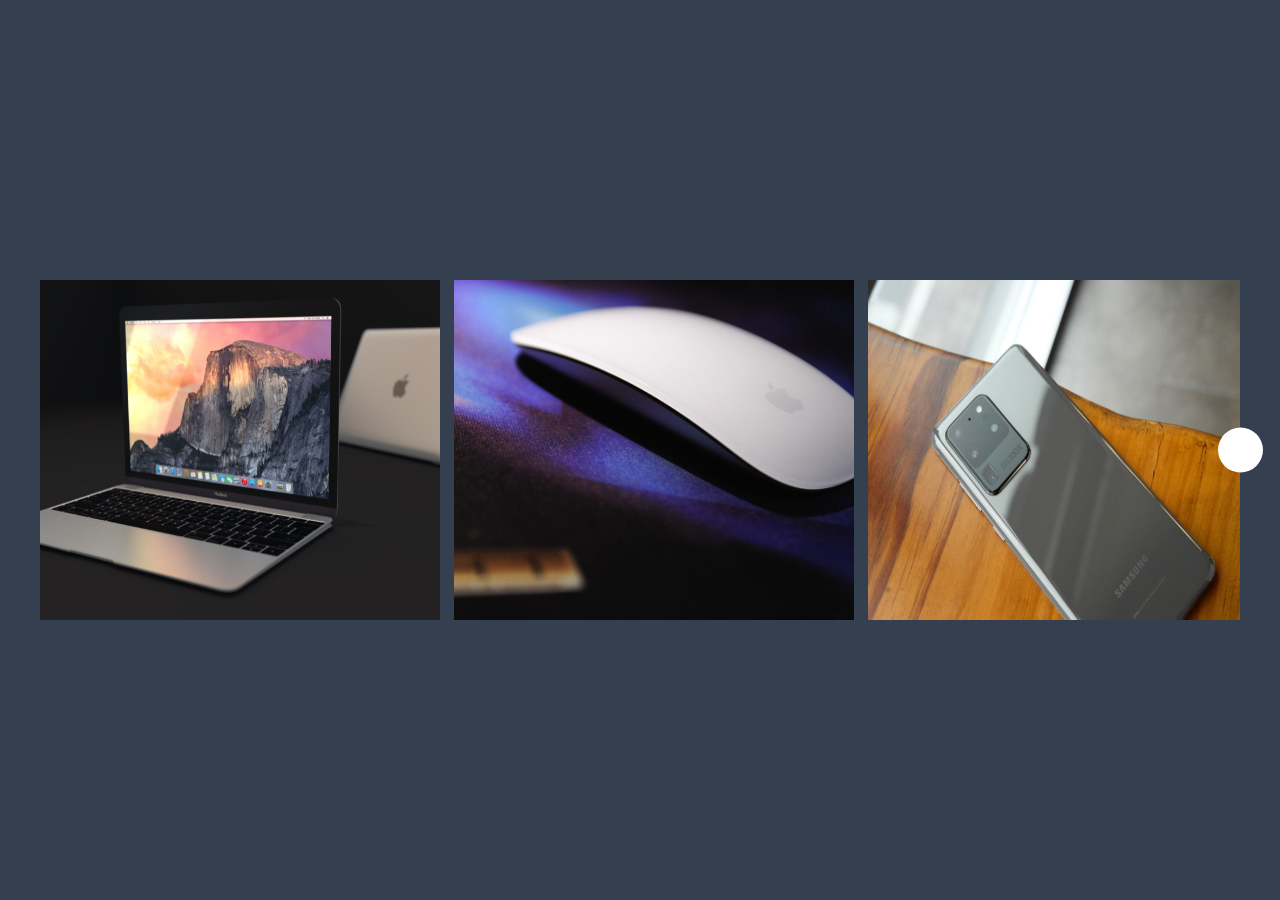
<file: MyProjects/MyWebProjects_nativeJS/CarouselJS/index.html>
<!DOCTYPE html>
<html lang="hu">

<head>
    <meta charset="UTF-8">
    <meta http-equiv="X-UA-Compatible" content="IE=edge">
    <meta name="viewport" content="width=device-width, initial-scale=1.0">
    <title>Image Carousel Native Javascript - Tóth Benjámin</title>
    <link rel="stylesheet" href="style.css">
    <link rel="stylesheet" href="https://cdnjs.cloudflare.com/ajax/libs/font-awesome/6.2.0/css/all.min.css"
        integrity="sha512-xh6O/CkQoPOWDdYTDqeRdPCVd1SpvCA9XXcUnZS2FmJNp1coAFzvtCN9BmamE+4aHK8yyUHUSCcJHgXloTyT2A=="
        crossorigin="anonymous" referrerpolicy="no-referrer" />
</head>

<body>
    <div class="wrapper">
        <i class="fa-solid fa-angle-left" id="left"></i>
        <div class="carousel">
            <img src="images/img-1.jpg" alt="img" draggable="false">
            <img src="images/img-2.jpg" alt="img" draggable="false">
            <img src="images/img-3.jpg" alt="img" draggable="false">
            <img src="images/img-4.jpg" alt="img" draggable="false">
            <img src="images/img-5.jpg" alt="img" draggable="false">
            <img src="images/img-6.jpg" alt="img" draggable="false">
        </div>
        <i class="fa-solid fa-angle-right" id="right"></i>
    </div>



    <script src="script.js" defer></script>
</body>

</html>
</file>
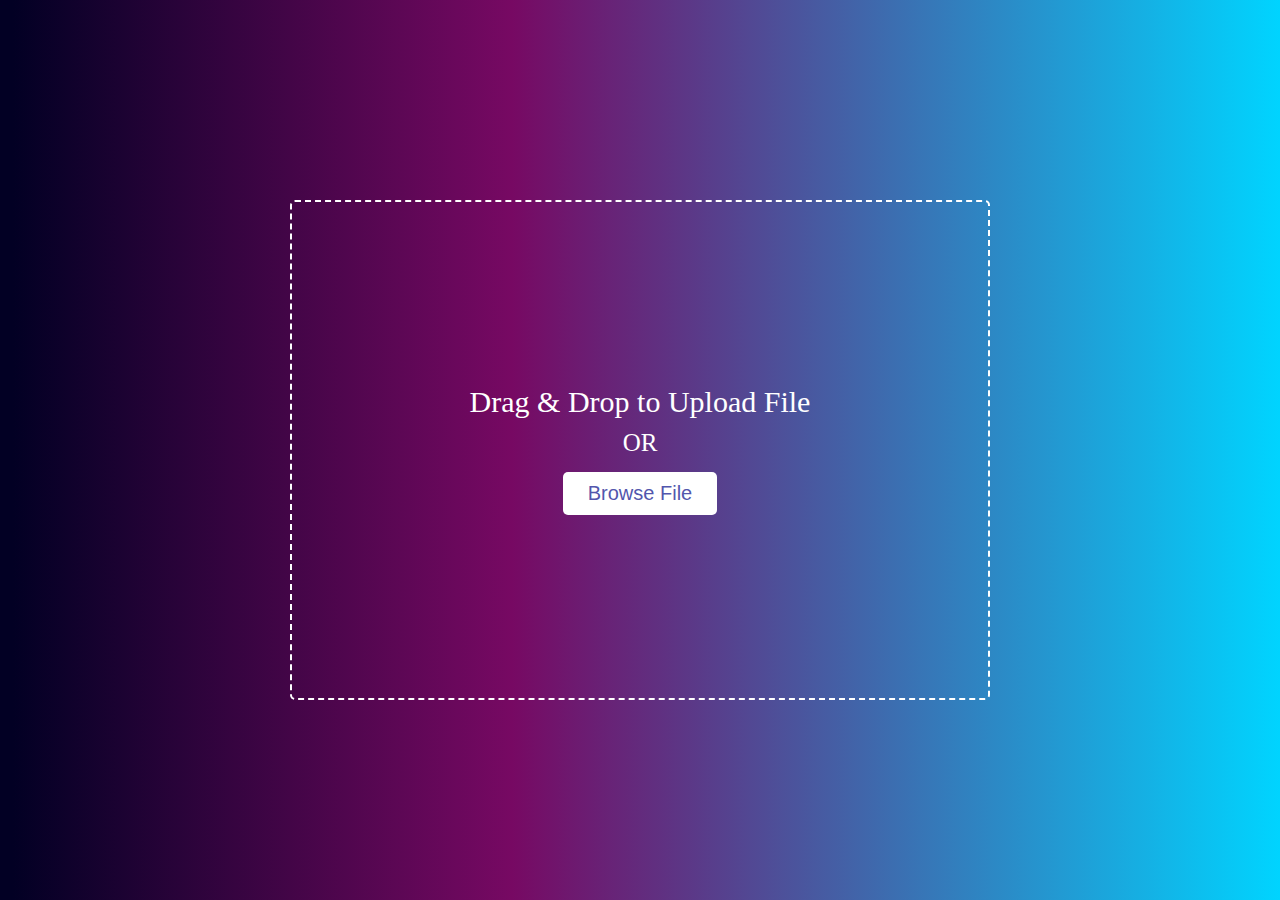
<file: MyProjects/MyWebProjects_nativeJS/Drag&DropImage/index.html>
<!DOCTYPE html>
<html lang="hu">

<head>
    <meta charset="UTF-8">
    <meta http-equiv="X-UA-Compatible" content="IE=edge">
    <meta name="viewport" content="width=device-width, initial-scale=1.0">
    <title>Drag and Drop - Tóth Benjámin</title>
    <link rel="stylesheet" href="style.css">
    <link rel="stylesheet" href="https://cdnjs.cloudflare.com/ajax/libs/font-awesome/6.2.0/css/all.min.css"
        integrity="sha512-xh6O/CkQoPOWDdYTDqeRdPCVd1SpvCA9XXcUnZS2FmJNp1coAFzvtCN9BmamE+4aHK8yyUHUSCcJHgXloTyT2A=="
        crossorigin="anonymous" referrerpolicy="no-referrer" />
</head>

<body>
    <div class="drag-area">
        <div class="icon">
            <i class="fas fa-cloud-upload-alt"></i>
        </div>
        <header>Drag & Drop to Upload File</header>
        <span>OR</span>
        <button>Browse File</button>
        <input type="file" hidden>
    </div>



    <script src="scripts.js"></script>
</body>

</html>
</file>
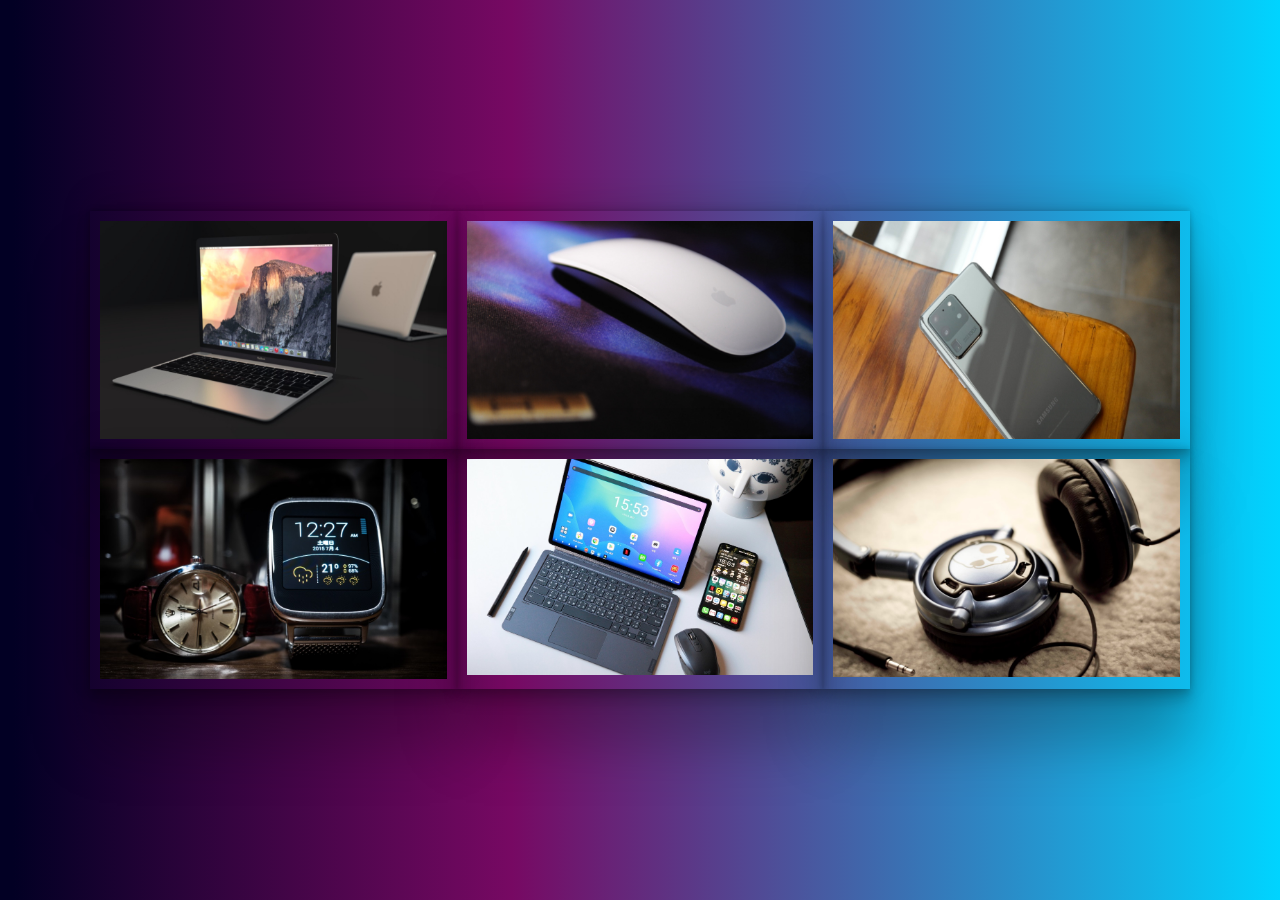
<file: MyProjects/MyWebProjects_nativeJS/ImageModal/index.html>
<!DOCTYPE html>
<html lang="hu">

<head>
    <meta charset="UTF-8">
    <meta http-equiv="X-UA-Compatible" content="IE=edge">
    <meta name="viewport" content="width=device-width, initial-scale=1.0">
    <title>Image Gallery Modal JS - Tóth Benjámin</title>
    <link rel="stylesheet" href="style.css">
    <link rel="stylesheet" href="https://cdnjs.cloudflare.com/ajax/libs/font-awesome/6.2.0/css/all.min.css"
        integrity="sha512-xh6O/CkQoPOWDdYTDqeRdPCVd1SpvCA9XXcUnZS2FmJNp1coAFzvtCN9BmamE+4aHK8yyUHUSCcJHgXloTyT2A=="
        crossorigin="anonymous" referrerpolicy="no-referrer" />
</head>

<body>
    <div class="wrapper">
        <div class="gallery">
            <div class="image"><span><img src="images/img-1.jpg" alt=""></span></div>
            <div class="image"><span><img src="images/img-2.jpg" alt=""></span></div>
            <div class="image"><span><img src="images/img-3.jpg" alt=""></span></div>
            <div class="image"><span><img src="images/img-4.jpg" alt=""></span></div>
            <div class="image"><span><img src="images/img-5.jpg" alt=""></span></div>
            <div class="image"><span><img src="images/img-6.jpg" alt=""></span></div>
        </div>
    </div>

    <div class="preview-box">
        <div class="details">
            <span class="title">
                Image <p class="current-img"></p>
                of <p class="total-img"></p>
            </span>
            <i class="fa-solid fa-square-xmark"></i>
        </div>
        <div class="img-box">
            <div class="slide prev">
                <i class="fa-sharp fa-solid fa-angle-left"></i>
            </div>
            <div class="slide next">
                <i class="fa-sharp fa-solid fa-angle-right"></i>
            </div>
            <img src="images/img-6.jpg" alt="">
        </div>
    </div>
    <div class="shadow"></div>


    <script src="scripts.js"></script>
</body>

</html>
</file>
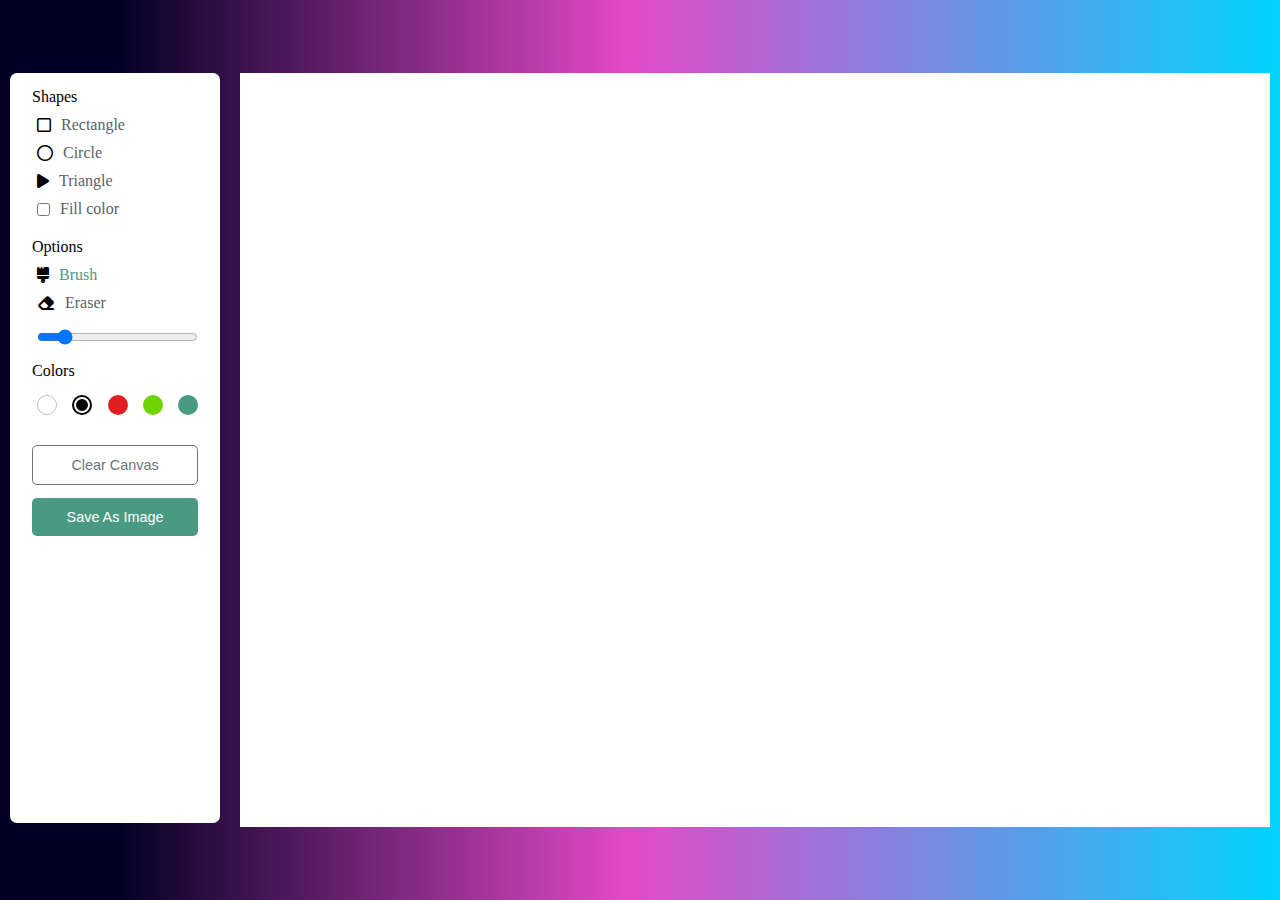
<file: MyProjects/MyWebProjects_nativeJS/Paint_App/index.html>
<!DOCTYPE html>
<html lang="hu">

<head>
    <meta charset="UTF-8">
    <meta http-equiv="X-UA-Compatible" content="IE=edge">
    <meta name="viewport" content="width=device-width, initial-scale=1.0">
    <title>Paint App - Tóth Benjámin</title>
    <link rel="stylesheet" href="style.css">
    <link rel="stylesheet" href="https://cdnjs.cloudflare.com/ajax/libs/font-awesome/6.2.0/css/all.min.css">
</head>

<body>
    <div class="container">
        <section class="tools-board">
            <div class="row">
                <label for="" class="title">Shapes</label>
                <ul class="options">
                    <li class="option tool" id="rectangle">
                        <i class="fa-regular fa-square"></i>
                        <span>Rectangle</span>
                    </li>
                    <li class="option tool" id="circle">
                        <i class="fa-regular fa-circle"></i>
                        <span>Circle</span>
                    </li>
                    <li class="option tool" id="triangle">
                        <i class="fa-solid fa-play"></i>
                        <span>Triangle</span>
                    </li>
                    <li class="option">
                        <input type="checkbox" id="fill-color">
                        <label for="">Fill color</label>
                    </li>
                </ul>
            </div>
            <div class="row">
                <label for="" class="title">Options</label>
                <ul class="options">
                    <li class="option active tool" id="brush">
                        <i class="fa-solid fa-brush"></i>
                        <span>Brush</span>
                    </li>
                    <li class="option tool" id="eraser">
                        <i class="fa-solid fa-eraser"></i>
                        <span>Eraser</span>
                    </li>
                    <li class="option">
                        <input type="range" id="size-slider" min="1" max="30" value="5">
                    </li>
                </ul>
            </div>
            <div class="row colors">
                <label for="" class="title">Colors</label>
                <ul class="options">
                    <li class="option"></li>
                    <li class="option selected"></li>
                    <li class="option"></li>
                    <li class="option"></li>
                    <li class="option">
                        <input type="color" id="color-picker" value="#4A9A83">
                    </li>
                </ul>
            </div>
            <div class="row buttons">
                <button class="clear-canvas">Clear Canvas</button>
                <button class="save-img">Save As Image</button>
            </div>
        </section>
        <section class="drawing-board">
            <canvas></canvas>
        </section>
    </div>


    <script src="app.js"></script>
</body>

</html>
</file>
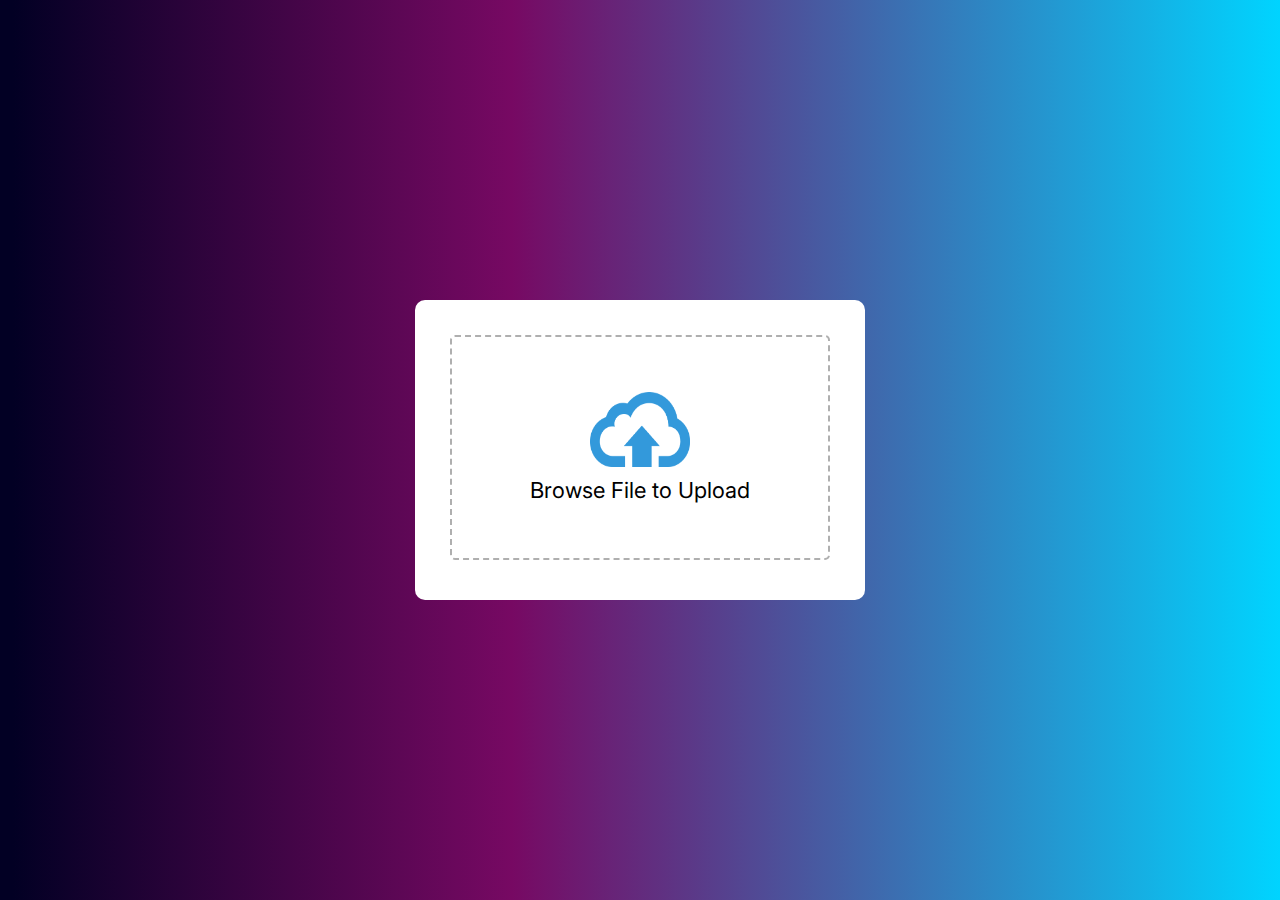
<file: MyProjects/MyWebProjects_nativeJS/ResizeImages/index.html>
<!DOCTYPE html>
<html lang="hu">

<head>
    <meta charset="UTF-8">
    <meta http-equiv="X-UA-Compatible" content="IE=edge">
    <meta name="viewport" content="width=device-width, initial-scale=1.0">
    <title>Resize Images - Tóth Benjámin</title>
    <link rel="stylesheet" href="style.css">
    <link rel="stylesheet" href="https://cdnjs.cloudflare.com/ajax/libs/font-awesome/6.2.0/css/all.min.css">
    <script src="scripts.js" defer></script>
</head>

<body>
    <div class="wrapper">
        <div class="upload-box">
            <img src="./images/upload.png" alt="Upload logo">
            <p>Browse File to Upload</p>
            <input type="file" accept="image/*" hidden>
        </div>
        <div class="content">
            <div class="row sizes">
                <div class="column width">
                    <label for="">Width</label>
                    <input type="number">
                </div>
                <div class="column height">
                    <label for="">Height</label>
                    <input type="number">
                </div>
            </div>
            <div class="row checkboxes">
                <div class="column ratio">
                    <input type="checkbox" id="ratio" checked>
                    <label for="ratio">Lock aspect ratio</label>
                </div>
                <div class="column quality">
                    <input type="checkbox" id="quality">
                    <label for="quality">Reduce quality</label>
                </div>
            </div>
            <button class="download-btn">Download Image</button>
        </div>
    </div>



</body>

</html>
</file>
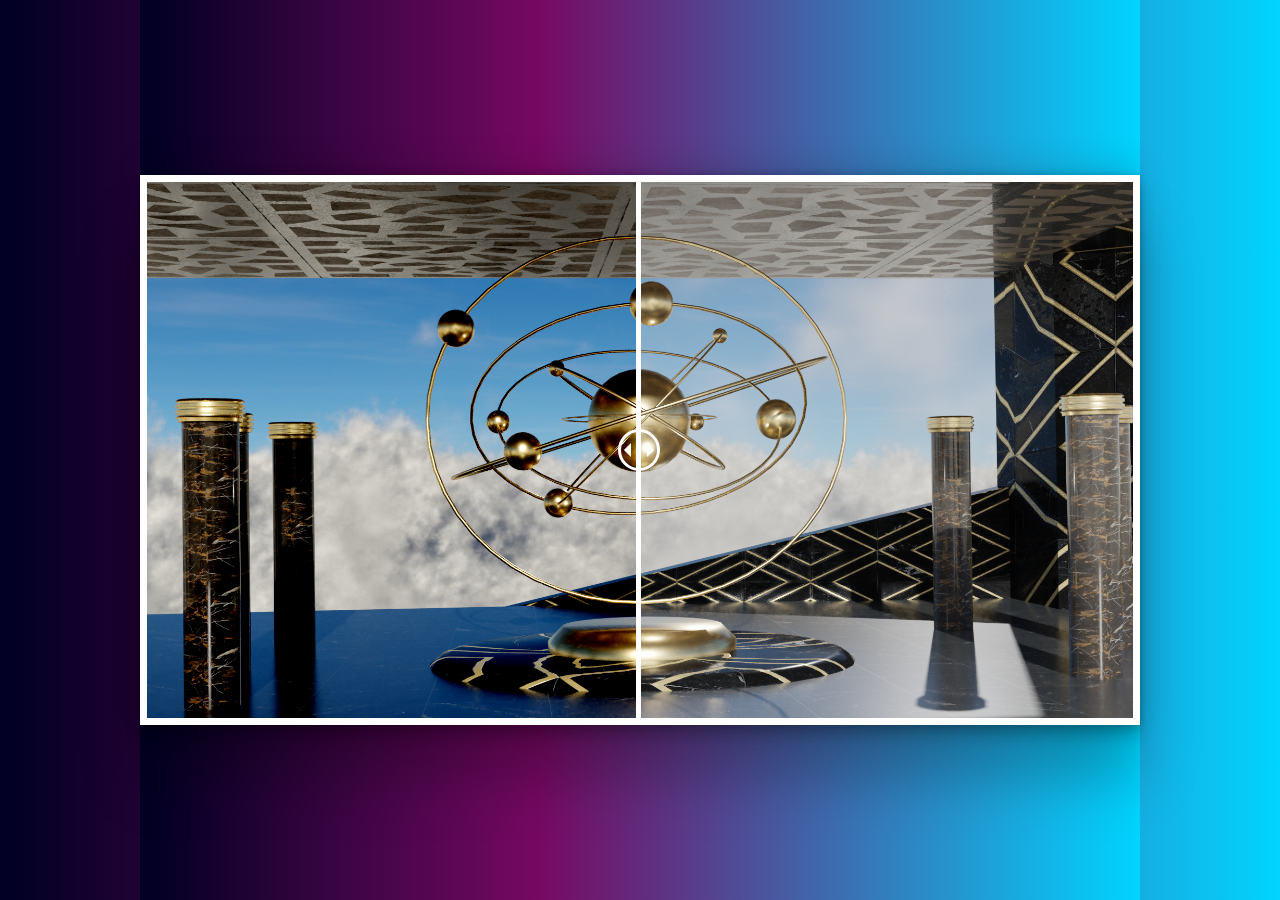
<file: MyProjects/MyWebProjects_nativeJS/SliderImage/index.html>
<!DOCTYPE html>
<html lang="hu">

<head>
    <meta charset="UTF-8">
    <meta http-equiv="X-UA-Compatible" content="IE=edge">
    <meta name="viewport" content="width=device-width, initial-scale=1.0">
    <title>Image Slider - Tóth Benjámin</title>
    <link rel="stylesheet" href="style.css">
</head>

<body>
    <div class="wrapper">
        <div class="images">
            <div class="img-1"></div>
            <div class="img-2"></div>
        </div>
        <div class="slider">
            <div class="drag-line">
                <span></span>
            </div>
            <input type="range" min="0" max="100" value="50">
        </div>
    </div>


    <script>
        const slider = document.querySelector(".slider input");
        const img = document.querySelector(".images .img-2");
        const dragLine = document.querySelector(".slider .drag-line");

        slider.oninput = () => {
            let sliderVal = slider.value;
            dragLine.style.left = sliderVal + "%";
            img.style.width = sliderVal + "%";
        }
    </script>
</body>

</html>
</file>
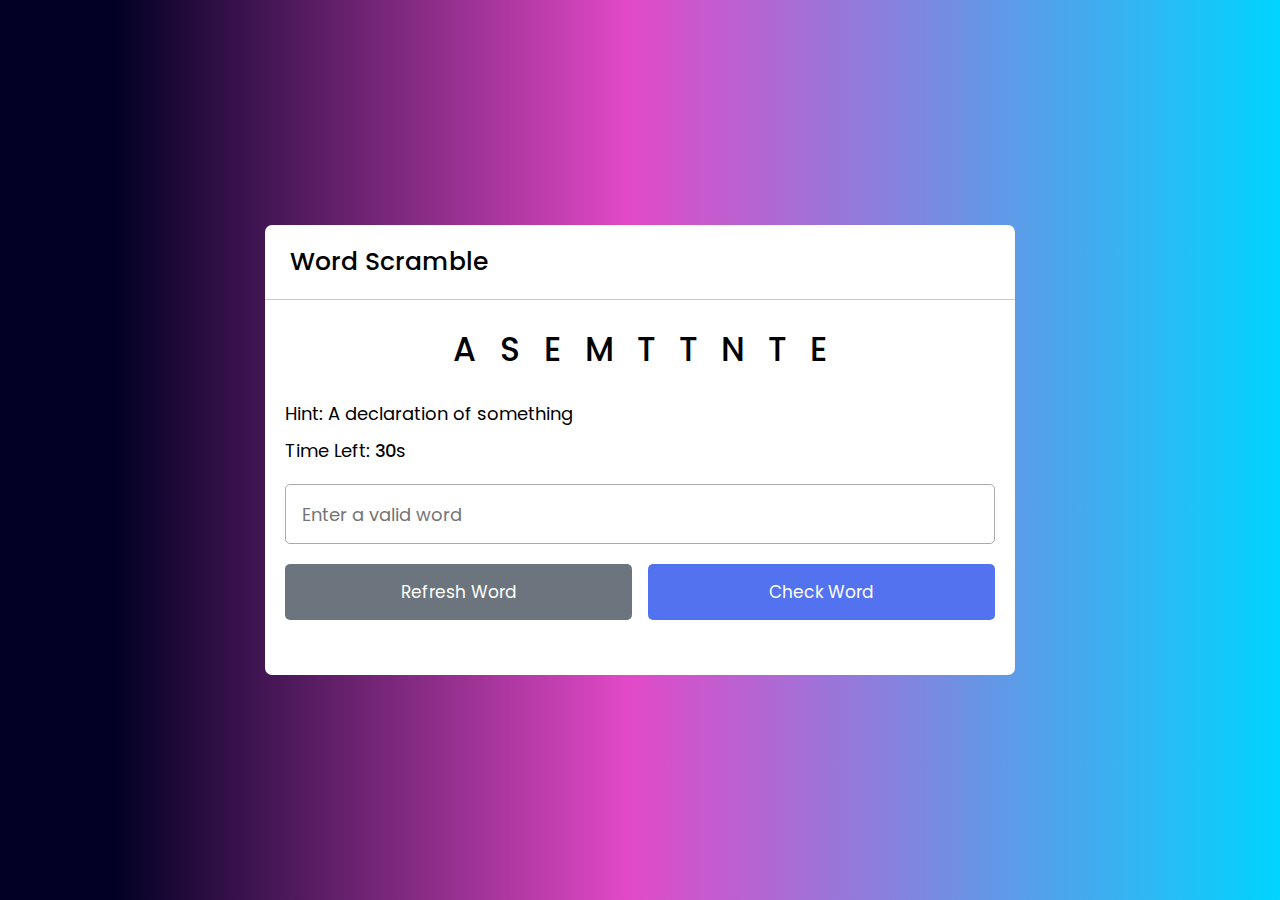
<file: MyProjects/MyWebProjects_nativeJS/WordScramblegame/index.html>
<!DOCTYPE html>
<html lang="hu">

<head>
    <meta charset="UTF-8">
    <meta http-equiv="X-UA-Compatible" content="IE=edge">
    <meta name="viewport" content="width=device-width, initial-scale=1.0">
    <link rel="stylesheet" href="style.css">
    <title>Word Scramble - Tóth Benjámin</title>
    <script src="words.js" defer></script>
    <script src="app.js" defer></script>
</head>

<body>
    <div class="container">
        <h2>Word Scramble</h2>
        <div class="content">
            <p class="word">etst</p>
            <div class="details">
                <p class="hint">Hint: <span>The process of increase or grow</span></p>
                <p class="time">Time Left: <span><b>30</b>s</span></p>
            </div>
            <input type="text" placeholder="Enter a valid word">
            <div class="buttons">
                <button class="refresh-word">Refresh Word</button>
                <button class="check-word">Check Word</button>
            </div>
        </div>
    </div>
</body>

</html>
</file>
<file: MyProjects/MyWebProjects_nativeJS/CarouselJS/style.css>
@import url('https://fonts.googleapis.com/css2?family=Inter:wght@600&family=Josefin+Sans:ital@1&family=Kanit&family=Open+Sans:ital,wght@0,800;1,700&family=PT+Serif:wght@700&family=Playfair+Display:ital,wght@1,500;1,600;1,700&family=Poppins:ital,wght@1,500&family=Quicksand:wght@500&family=Rubik:ital,wght@1,600&family=Smokum&family=The+Nautigal:wght@700&family=Tiro+Telugu:ital@1&family=Ubuntu:wght@500&display=swap');

* {
    margin: 0;
    padding: 0;
    box-sizing: border-box;
}

body {
    display: flex;
    justify-content: center;
    align-items: center;
    padding: 0 35px;
    min-height: 100vh;
    background: #343F4F;
}

.wrapper {
    max-width: 1200px;
    position: relative;
}

.wrapper i {
    top: 50%;
    height: 45px;
    width: 45px;
    text-align: center;
    line-height: 45px;
    border-radius: 50%;
    cursor: pointer;
    position: absolute;
    font-size: 1.2rem;
    background: #fff;
    transform: translateY(-50%);
}

.wrapper i:first-child {
    left: -23px;
    display: none;
}

.wrapper i:last-child {
    right: -23px;
}

.wrapper .carousel {
    font-size: 0px;
    cursor: pointer;
    overflow: hidden;
    white-space: nowrap;
    scroll-behavior: smooth;
}

.carousel.Dragging {
    scroll-behavior: auto;
    cursor: grab;
}

.carousel.Dragging img {
    pointer-events: none;
}

.carousel img {
    height: 340px;
    object-fit: cover;
    margin-left: 14px;
    width: calc(100% / 3);
}

.carousel img:first-child {
    margin-left: 0px;
}


/* --- TABLET --- */
@media screen and (max-width: 900px) {
    .carousel img {
        width: calc(100% / 2);
    }
}

/* --- MOBILE --- */
@media screen and (max-width: 550px) {
    .carousel img {
        width: 100%;
    }
}
</file>
<file: MyProjects/MyWebProjects_nativeJS/Drag&DropImage/style.css>
* {
    margin: 0;
    padding: 0;
    box-sizing: border-box;
}

body {
    display: flex;
    justify-content: center;
    align-items: center;
    min-height: 100vh;
    background: rgb(2, 0, 36);
    background: linear-gradient(90deg, rgba(2, 0, 36, 1) 1%, rgba(119, 9, 99, 1) 40%, rgba(0, 212, 255, 1) 100%);
}

.drag-area {
    border: 2px dashed #fff;
    height: 500px;
    width: 700px;
    border-radius: 5px;
    display: flex;
    justify-content: center;
    align-items: center;
    flex-direction: column;
}

.drag-area.active {
    border: 2px solid #fff;
}

.drag-area .icon {
    font-size: 100px;
    color: #fff;
}

.drag-area header {
    font-size: 30px;
    font-weight: 500;
    color: #fff;
}

.drag-area span {
    font-size: 25px;
    font-weight: 500;
    color: #fff;
    margin: 10px 0 15px 0;
}

.drag-area button {
    padding: 10px 25px;
    font-size: 20px;
    font-weight: 500;
    border: none;
    outline: none;
    background: #fff;
    color: #5256ad;
    border-radius: 5px;
    cursor: pointer;
}

.drag-area img {
    height: 100%;
    width: 100%;
    object-fit: cover;
    border-radius: 5px;
}
</file>
<file: MyProjects/MyWebProjects_nativeJS/ImageModal/style.css>
/* ---- BASIC SETTINGS ---- */
* {
    padding: 0;
    margin: 0;
    box-sizing: border-box;
}

body {
    display: flex;
    justify-content: center;
    align-items: center;
    min-height: 100vh;
    padding: 10px;
    background: rgb(2, 0, 36);
    background: linear-gradient(90deg, rgba(2, 0, 36, 1) 1%, rgba(119, 9, 99, 1) 40%, rgba(0, 212, 255, 1) 100%);
}

.wrapper {
    max-width: 1100px;
}

.wrapper .gallery {
    display: flex;
    flex-wrap: wrap;
}

.gallery span {
    display: flex;
    width: 100%;
    overflow: hidden;
}

.gallery .image {
    padding: 10px;
    cursor: pointer;
    width: calc(100% / 3);
    box-shadow: rgba(0, 0, 0, 0.25) 0px 54px 55px, rgba(0, 0, 0, 0.12) 0px -12px 30px, rgba(0, 0, 0, 0.12) 0px 4px 6px, rgba(0, 0, 0, 0.17) 0px 12px 13px, rgba(0, 0, 0, 0.09) 0px -3px 5px;
}

.gallery .image img {
    width: 100%;
    vertical-align: middle;
    transition: all 0.3s ease;
}

.gallery .image:hover img {
    transform: scale(1.1);
}


/* --- TABLET view --- */
@media (max-width: 1000px) {
    .gallery .image {
        width: calc(100% / 2);
    }
}

/* --- MOBILE view --- */
@media (max-width: 600px) {
    .gallery .image {
        padding: 4px;
        width: 100%;
    }
}

.preview-box {
    position: fixed;
    max-width: 900px;
    width: 100%;
    top: 50%;
    left: 50%;
    z-index: 5;
    background: #fff;
    transform: translate(-50%, -50%) scale(0.9);
    padding: 0 5px 5px 5px;
    border-radius: 7px;
    pointer-events: none;
    opacity: 0;
    box-shadow: 0px 0px 15px rgba(0, 0, 0, 0.2);
}

.preview-box.show {
    opacity: 1;
    pointer-events: auto;
    transform: translate(-50%, -50%) scale(1);
    transition: all 0.3s ease;
}

.preview-box .details {
    display: flex;
    justify-content: space-between;
    align-items: center;
    padding: 12p 15px 12px 10px;
}

.preview-box .details .fa-square-xmark {
    color: #007fef;
    cursor: pointer;
    font-size: 32px;
}

.details .title {
    display: flex;
    font-size: 22px;
    font-weight: 600;
}

.details .title p {
    margin: 0 5px;
}

.details .title p.current-img {
    font-weight: 500;
}

.preview-box .img-box {
    display: flex;
    width: 100%;
}

.img-box .slide {
    position: absolute;
    top: 50%;
    transform: translateY(-50%);
    font-size: 30px;
    z-index: 3;
    cursor: pointer;
    color: #fff;
    width: 60px;
    height: 50px;
    line-height: 50px;
    text-align: center;
}

.img-box .slide.prev {
    left: 0;
}

.img-box .slide.next {
    right: 0;
}

.preview-box .img-box img {
    width: 100%;
    border-radius: 10px;
}

.shadow {
    position: fixed;
    top: 0;
    left: 0;
    height: 100%;
    width: 100%;
    display: none;
    background: rgba(0, 0, 0, 0.7);
}
</file>
<file: MyProjects/MyWebProjects_nativeJS/Paint_App/style.css>
@import url('https://fonts.googleapis.com/css2?family=Inter:wght@600&family=Josefin+Sans:ital@1&family=Kanit&family=Open+Sans:ital,wght@0,800;1,700&family=PT+Serif:wght@700&family=Playfair+Display:ital,wght@1,500;1,600;1,700&family=Poppins:ital,wght@1,500&family=Quicksand:wght@500&family=Rubik:ital,wght@1,600&family=Smokum&family=The+Nautigal:wght@700&family=Tiro+Telugu:ital@1&display=swap');

* {
    padding: 0;
    margin: 0;
    box-sizing: border-box;
}

body {
    display: flex;
    justify-content: center;
    align-items: center;
    min-height: 100vh;
    background: rgb(2, 0, 36);
    background: linear-gradient(90deg, rgba(2, 0, 36, 1) 9%, rgba(226, 73, 199, 1) 49%, rgba(0, 212, 255, 1) 100%);
}

.container {
    display: flex;
    width: 100%;
    max-width: 1500px;
    padding: 10px;
    gap: 20px;
}

section {
    background: #fff;
    border-radius: 7px;
}

.tools-board {
    width: 210px;
    height: 750px;
    padding: 15px 22px 0;
}

.tools-board .row {
    margin-bottom: 20px;
}

.row .options {
    list-style: none;
    margin: 10px 0 0 5px;
}

.row .options .option {
    display: flex;
    cursor: pointer;
    align-items: center;
    margin-bottom: 10px;
}

.option:is(:hover, .active) img {
    filter: invert(17%) sepia(90%) saturate(3000%) hue-rotate(900deg) brightness(100%) contrast(100%);
}

.option :where(span, label) {
    color: #5A6168;
    cursor: pointer;
    padding-left: 10px;
}

.option:is(:hover, .active) :where(span, label) {
    color: #4A9A83;
}

.optin #fill-color {
    height: 14px;
    width: 14px;
}

#fill-color:checked~label {
    color: #4A9A83;
}

.option #size-slider {
    width: 100%;
    height: 10px;
    margin-top: 10px;
}

.colors .options {
    display: flex;
    justify-content: space-between;
}

.colors .option {
    height: 20px;
    width: 20px;
    background: red;
    border-radius: 50%;
    margin-top: 5px;
    position: relative;
}

.colors .option:nth-child(1) {
    background-color: #fff;
    border: 1px solid #bfbfbf;
}

.colors .option:nth-child(2) {
    background-color: #000;
}

.colors .option:nth-child(3) {
    background-color: #E02020;
}

.colors .option:nth-child(4) {
    background-color: #6DD400;
}

.colors .option:nth-child(5) {
    background-color: #4A9A83;
}


.colors .option.selected::before {
    position: absolute;
    content: "";
    top: 50%;
    left: 50%;
    height: 12px;
    width: 12px;
    background: inherit;
    border-radius: inherit;
    border: 2px solid #fff;
    transform: translate(-50%, -50%);
}

.colors .option:last-child.selected::before {
    border-color: #ccc;
}

.option #color-picker {
    opacity: 0;
    cursor: pointer;
}

.buttons button {
    width: 100%;
    color: #fff;
    border: none;
    outline: none;
    padding: 11px 0;
    margin-bottom: 13px;
    font-size: 0.9rem;
    background: none;
    border-radius: 5px;
    cursor: pointer;
}

.buttons .clear-canvas {
    color: #6C757D;
    border: 1px solid #6C757D;
    transition: all 0.3s ease;
}

.clear-canvas:hover {
    color: #fff;
    background: #6C757D;
}

.buttons .save-img {
    color: #fff;
    background: #4A9A83;
    transition: 0.5s;
}

.save-img:hover {
    color: #000;
    box-shadow: 1px 1px 1px 1px;
}

.drawing-board {
    flex: 1;
}

.drawing-board canvas {
    width: 100%;
    height: 100%;
}
</file>
<file: MyProjects/MyWebProjects_nativeJS/ResizeImages/style.css>
@import url('https://fonts.googleapis.com/css2?family=Inter:wght@600&family=Josefin+Sans:ital@1&family=Open+Sans:ital,wght@0,800;1,700&family=PT+Serif:wght@700&family=Playfair+Display:ital,wght@1,500;1,600;1,700&family=Poppins:ital,wght@1,500&family=Quicksand:wght@500&family=Rubik:ital,wght@1,600&family=Smokum&family=The+Nautigal:wght@700&family=Tiro+Telugu:ital@1&display=swap');

* {
    box-sizing: border-box;
    margin: 0;
    padding: 0;
    font-family: 'Inter', sans-serif;
}

body {
    display: flex;
    justify-content: center;
    align-items: center;
    min-height: 100vh;
    background: rgb(2, 0, 36);
    background: linear-gradient(90deg, rgba(2, 0, 36, 1) 1%, rgba(119, 9, 99, 1) 40%, rgba(0, 212, 255, 1) 100%);
}

img {
    width: 100px;
    height: 75px;
}

.wrapper {
    width: 450px;
    height: 300px;
    padding: 30px;
    background: #fff;
    border-radius: 10px;
    transition: height 0.2s ease;
}

.wrapper.active {
    height: 537px;
}

.wrapper .upload-box {
    display: flex;
    flex-direction: column;
    justify-content: center;
    align-items: center;
    border: 2px dashed #afafaf;
    border-radius: 5px;
    height: 225px;
    font-size: 22px;
    margin: 5px;
    cursor: pointer;
}

.upload-box p {
    margin-top: 10px;
}

.wrapper.active .upload-box img {
    width: 100%;
    height: 100%;
    object-fit: cover;
    border-radius: 5px;
}

.wrapper .content {
    opacity: 0;
    margin-top: 28px;
    pointer-events: none;
}

.wrapper.active .content {
    opacity: 1;
    pointer-events: auto;
    transition: opacity 0.5s 0.05s ease;
}

.content .row {
    display: flex;
    justify-content: space-between;
}

.content .row .column {
    width: calc(100% / 2 - 15px);
}

.content .row label {
    font-size: 1.06rem;
}

.wrapper.active .upload-box {
    border: none;
}

.wrapper.active .upload-box p {
    display: none;
}

.wrapper .content {
    margin-top: 25px;
}

.content .row {
    display: flex;
    justify-content: space-between;
}

.content .row .column {
    width: calc(100% / 2 - 15px);
}

.row .column label {
    font-size: 1.06rem;
}

.sizes .column input {
    width: 100%;
    height: 35px;
    border: 1px solid #aaa;
    outline: none;
    border-radius: 5px;
    margin-top: 5px;
    font-size: 1.06rem;
}

.sizes .column input:focus {
    padding: 0 14px;
    border: 2px solid #124;
}

.content .checkboxes {
    margin-top: 15px;
}

.checkboxes .column {
    display: flex;
    align-items: center;
}

.checkboxes .column input {
    width: 15px;
    height: 15px;
    accent-color: #124;
    margin-right: 5px;
}

.content .download-btn {
    width: 100%;
    padding: 10px 0;
    outline: none;
    border: none;
    border-radius: 5px;
    margin-top: 15px;
    background: rgb(54, 87, 155);
    font-size: 20px;
    cursor: pointer;
}
</file>
<file: MyProjects/MyWebProjects_nativeJS/SliderImage/style.css>
* {
    margin: 0;
    padding: 0;
    box-sizing: border-box;
}

html,
body {
    display: grid;
    height: 100%;
    place-items: center;
    background: rgb(2, 0, 36);
    background: linear-gradient(90deg, rgba(2, 0, 36, 1) 1%, rgba(119, 9, 99, 1) 40%, rgba(0, 212, 255, 1) 100%);
}

.wrapper {
    height: 550px;
    width: 1000px;
    overflow: hidden;
    background: #fff;
    border: 7px solid #fff;
    box-shadow: rgba(0, 0, 0, 0.25) 0px 54px 55px, rgba(0, 0, 0, 0.12) 0px -12px 30px, rgba(0, 0, 0, 0.12) 0px 4px 6px, rgba(0, 0, 0, 0.17) 0px 12px 13px, rgba(0, 0, 0, 0.09) 0px -3px 5px;
    position: relative;
}

.wrapper .images {
    height: 100%;
    width: 100%;
    display: flex;
}

.wrapper .images .img-1 {
    height: 100%;
    width: 100%;
    background-image: url("images/observatory.jpg");
    background-repeat: no-repeat;
}

.wrapper .images .img-2 {
    position: absolute;
    height: 100%;
    width: 50%;
    background-image: url("images/observatory2.jpg");
    background-repeat: no-repeat;
}


.wrapper .slider {
    position: absolute;
    top: 0;
    width: 100%;
    z-index: 99;
}

.wrapper .slider input {
    width: 100%;
    outline: none;
    -webkit-appearance: none;
    background: none;
}

.slider input::-webkit-slider-thumb {
    height: 636px;
    width: 5px;
    background: none;
    -webkit-appearance: none;
    cursor: col-resize;
}

.slider .drag-line {
    width: 5px;
    height: 536px;
    position: absolute;
    background: #fff;
    left: 49.6%;
    pointer-events: none;
}

.slider .drag-line::before,
.slider .drag-line::after {
    position: absolute;
    content: "";
    width: 100%;
    height: 222px;
    background: #fff;
}

.slider .drag-line::before {
    top: 0;
}

.slider .drag-line::after {
    bottom: 0;
}

.slider .drag-line span {
    height: 42px;
    width: 42px;
    border: 3px solid #fff;
    position: absolute;
    top: 50%;
    left: 50%;
    border-radius: 50%;
    transform: translate(-50%, -50%);
}

.slider .drag-line span::before,
.slider .drag-line span::after {
    position: absolute;
    content: "";
    top: 50%;
    border: 10px solid transparent;
    border-bottom-width: 0px;
    border-right-width: 0px;
    transform: translate(-50%, -50%) rotate(45deg);
}

.slider .drag-line span::before {
    left: 30%;
    border-left-color: #fff;
}

.slider .drag-line span::after {
    right: 0%;
    border-top-color: #fff;
}
</file>
<file: MyProjects/MyWebProjects_nativeJS/WordScramblegame/style.css>
@import url('https://fonts.googleapis.com/css2?family=Alkalami&family=Inter:wght@600&family=Josefin+Sans:ital@1&family=Open+Sans:ital,wght@0,800;1,700&family=PT+Serif:wght@700&family=Playfair+Display:ital,wght@1,500;1,600;1,700&family=Poppins:ital,wght@1,500&family=Quicksand:wght@500&family=Rubik:ital,wght@1,600&family=Smokum&family=The+Nautigal:wght@700&family=Tiro+Telugu:ital@1&display=swap');

* {
    margin: 0;
    padding: 0;
    box-sizing: border-box;
    font-family: 'Poppins', 'sans-serif';
}

body {
    display: flex;
    align-items: center;
    justify-content: center;
    min-height: 100vh;
    background: rgb(2, 0, 36);
    background: linear-gradient(90deg, rgba(2, 0, 36, 1) 9%, rgba(226, 73, 199, 1) 49%, rgba(0, 212, 255, 1) 100%);
}

.container {
    width: 750px;
    height: 450px;
    border-radius: 7px;
    background: #fff;
}

.container h2 {
    font-size: 25px;
    font-weight: 500;
    padding: 18px 25px;
    border-bottom: 1px solid #ccc;
}

.container .content {
    margin: 25px 20px 35px;
}

.content .word {
    font-size: 33px;
    font-weight: 500;
    text-align: center;
    letter-spacing: 24px;
    margin-right: -24px;
    text-transform: uppercase;
}

.content .details {
    margin: 25px 0 20px;
}

.details p {
    font-size: 18px;
    margin-bottom: 10px;
}

.details p b {
    font-weight: 500;
}

.content input {
    width: 100%;
    height: 60px;
    outline: none;
    padding: 0 16px;
    font-size: 18px;
    border-radius: 5px;
    border: 1px solid #aaa;
}

.content .buttons {
    display: flex;
    margin-top: 20px;
    justify-content: space-between;
}

.buttons button {
    border: none;
    outline: none;
    color: #fff;
    cursor: pointer;
    padding: 15px 0;
    font-size: 17px;
    border-radius: 5px;
    width: calc(100% / 2 - 8px);
}

.buttons .refresh-word {
    background: #6c757d;
}

.buttons .check-word {
    background: #5372F0;
}
</file>
